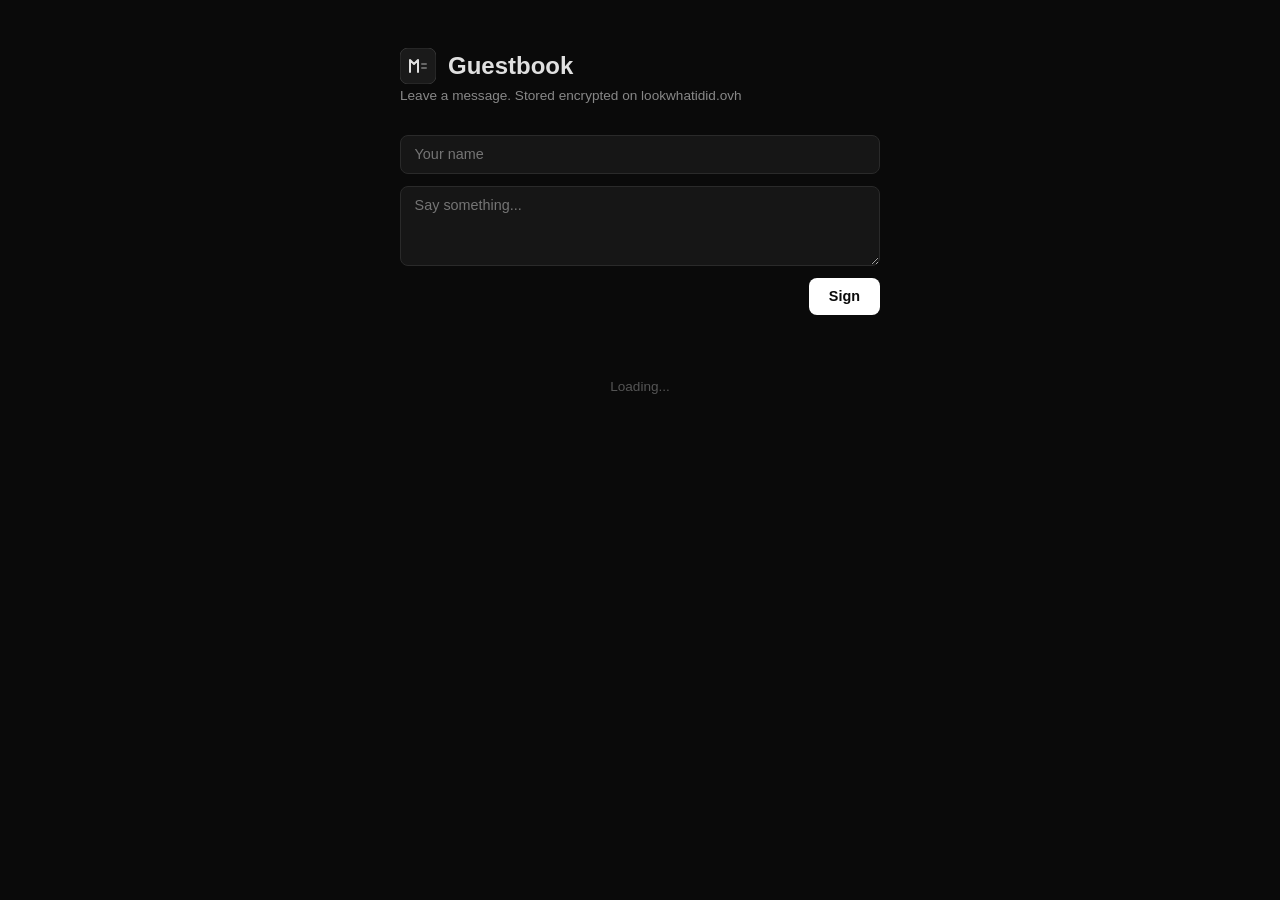
<file: examples/guestbook/index.html>
<!DOCTYPE html>
<html lang="en">
<head>
<meta charset="utf-8">
<meta name="viewport" content="width=device-width, initial-scale=1">
<title>Guestbook</title>
<link rel="stylesheet" href="css/style.css">
</head>
<body>

<div class="app">
  <div class="header">
    <img src="img/logo.svg" alt="Guestbook logo">
    <h1>Guestbook</h1>
  </div>
  <p class="subtitle">Leave a message. Stored encrypted on lookwhatidid.ovh</p>

  <div id="form">
    <input id="name" type="text" placeholder="Your name" maxlength="60">
    <textarea id="message" placeholder="Say something..." maxlength="500"></textarea>
    <button id="submit">Sign</button>
  </div>

  <div class="count" id="count"></div>
  <div class="entries" id="entries">
    <p class="empty">Loading...</p>
  </div>
</div>

<script type="module">
  const STORE_KEY = 'entries';

  // ── Helpers ────────────────────────────────────────────

  async function loadEntries() {
    return (await lwid.store.get(STORE_KEY)) || [];
  }

  async function saveEntries(entries) {
    await lwid.store.set(STORE_KEY, entries);
  }

  function timeAgo(ts) {
    const s = Math.floor((Date.now() - ts) / 1000);
    if (s < 60) return 'just now';
    if (s < 3600) return `${Math.floor(s / 60)}m ago`;
    if (s < 86400) return `${Math.floor(s / 3600)}h ago`;
    return `${Math.floor(s / 86400)}d ago`;
  }

  // ── Render ─────────────────────────────────────────────

  function render(entries) {
    const el = document.getElementById('entries');
    const countEl = document.getElementById('count');

    if (!entries.length) {
      el.innerHTML = '<p class="empty">No entries yet. Be the first!</p>';
      countEl.textContent = '';
      return;
    }

    countEl.textContent = `${entries.length} ${entries.length === 1 ? 'entry' : 'entries'}`;

    el.innerHTML = entries
      .slice()
      .reverse()
      .map(e => `
        <div class="entry">
          <div class="entry-header">
            <span class="entry-name">${esc(e.name)}</span>
            <span class="entry-time">${timeAgo(e.ts)}</span>
          </div>
          <div class="entry-msg">${esc(e.msg)}</div>
        </div>
      `).join('');
  }

  function esc(s) {
    const d = document.createElement('div');
    d.textContent = s;
    return d.innerHTML;
  }

  // ── Init ───────────────────────────────────────────────

  const entries = await loadEntries();
  render(entries);

  document.getElementById('submit').addEventListener('click', async () => {
    const btn = document.getElementById('submit');
    const nameEl = document.getElementById('name');
    const msgEl  = document.getElementById('message');

    const name = nameEl.value.trim();
    const msg  = msgEl.value.trim();
    if (!name || !msg) return;

    btn.disabled = true;
    btn.textContent = 'Saving...';

    try {
      entries.push({ name, msg, ts: Date.now() });
      await saveEntries(entries);
      render(entries);
      msgEl.value = '';
    } catch (err) {
      entries.pop();
      alert('Error: ' + err.message);
    } finally {
      btn.disabled = false;
      btn.textContent = 'Sign';
    }
  });
</script>

</body>
</html>
</file>
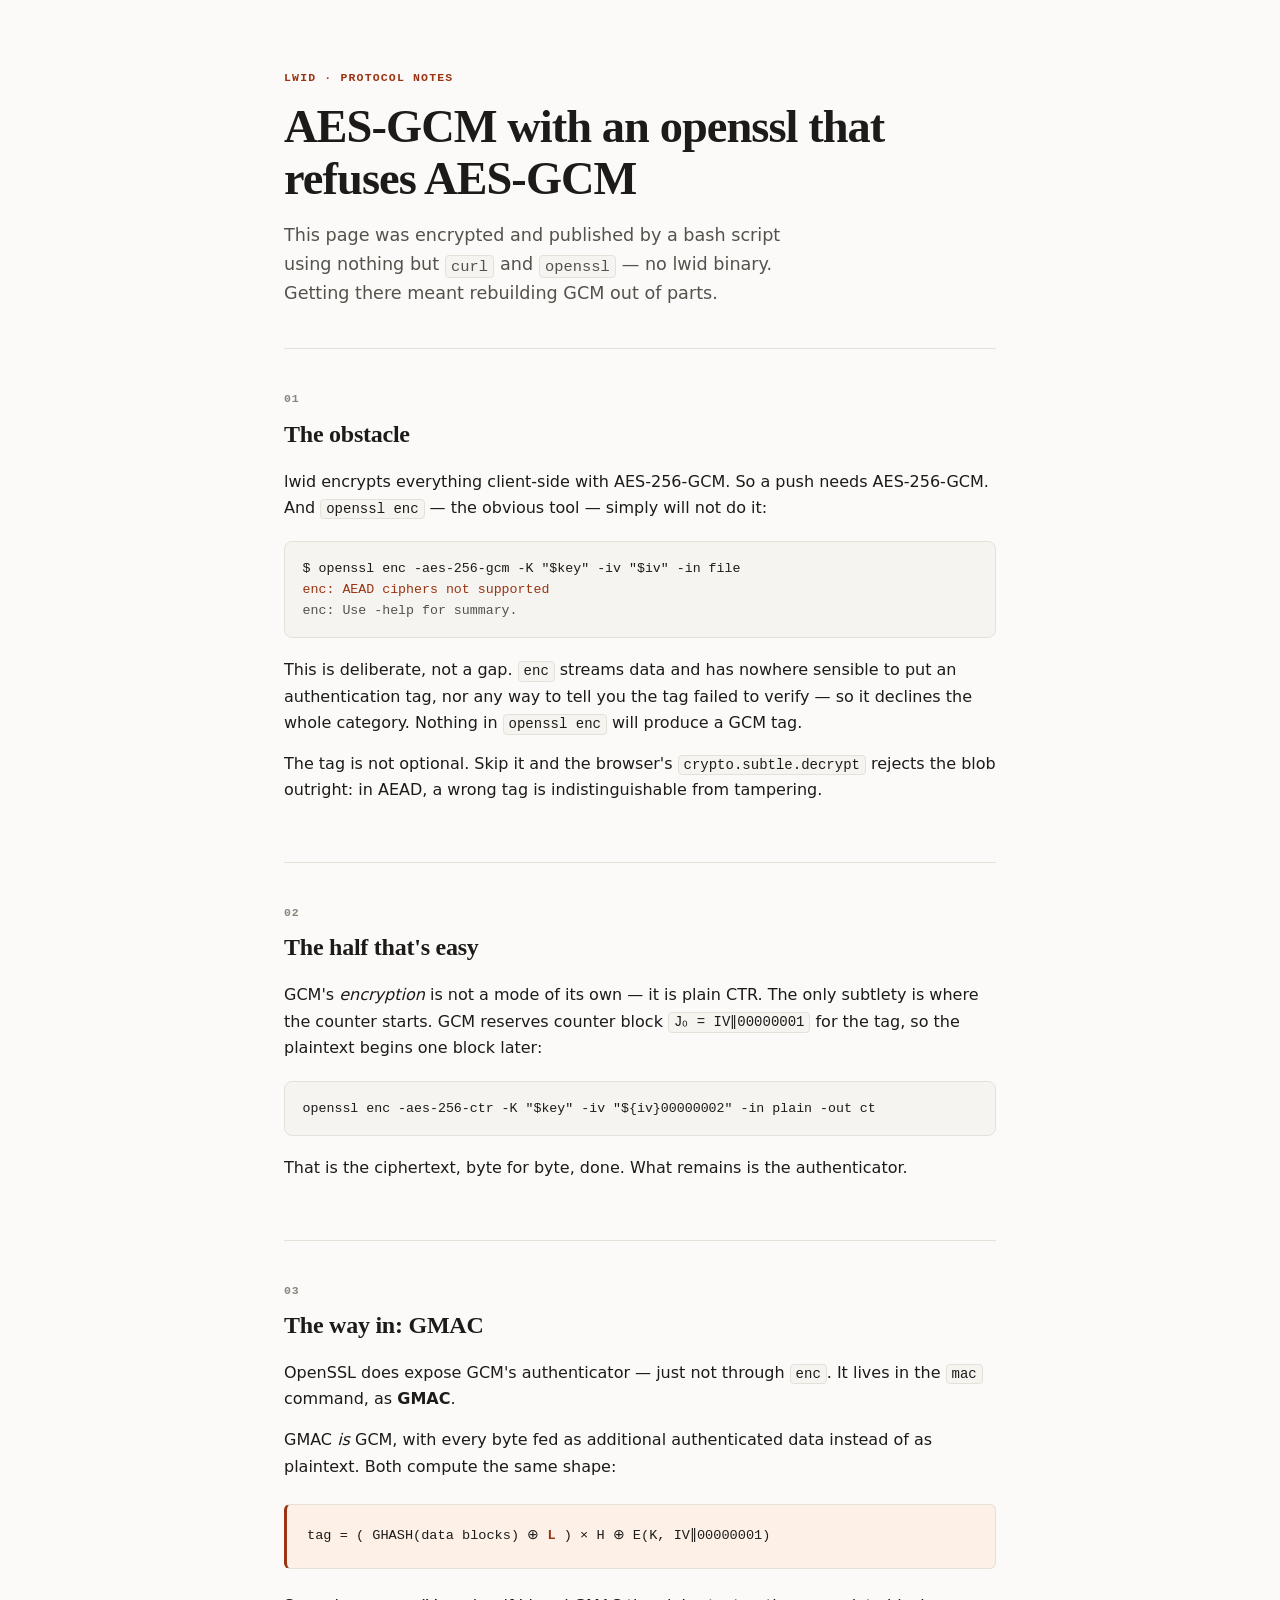
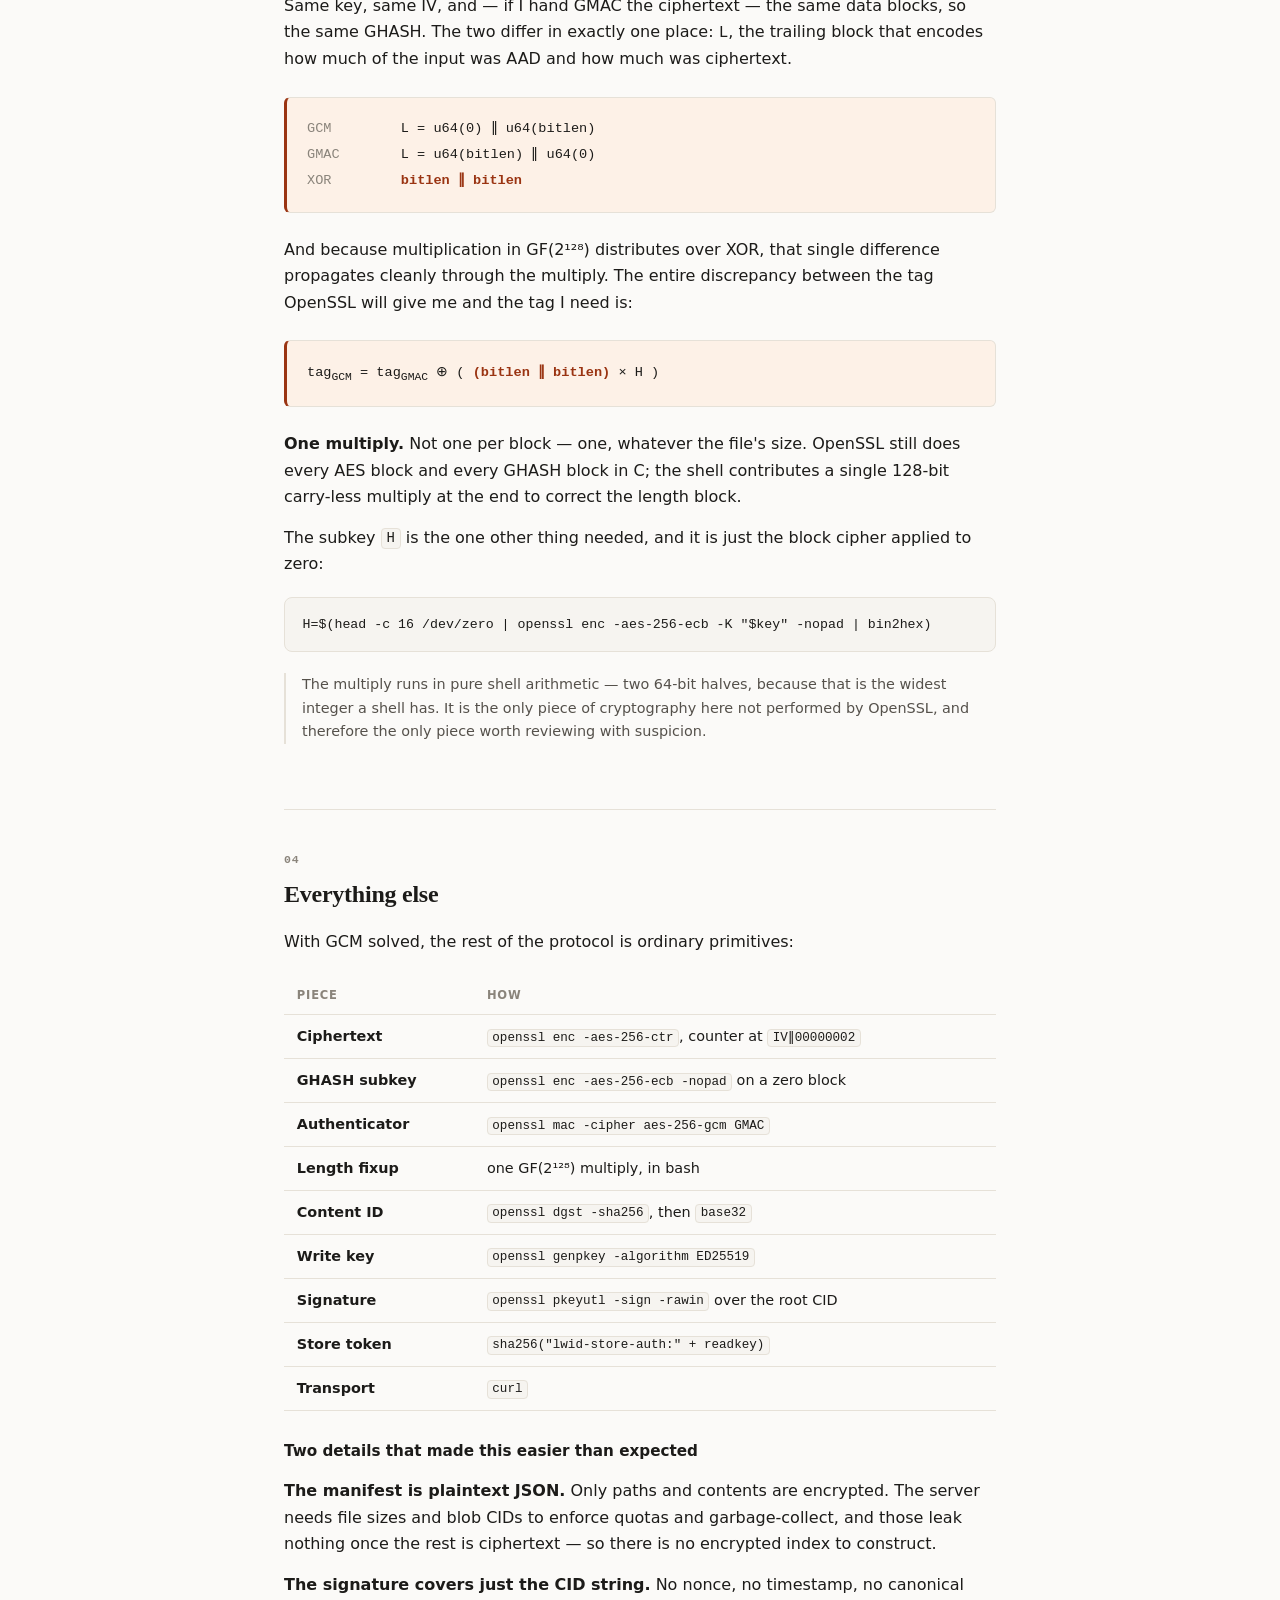
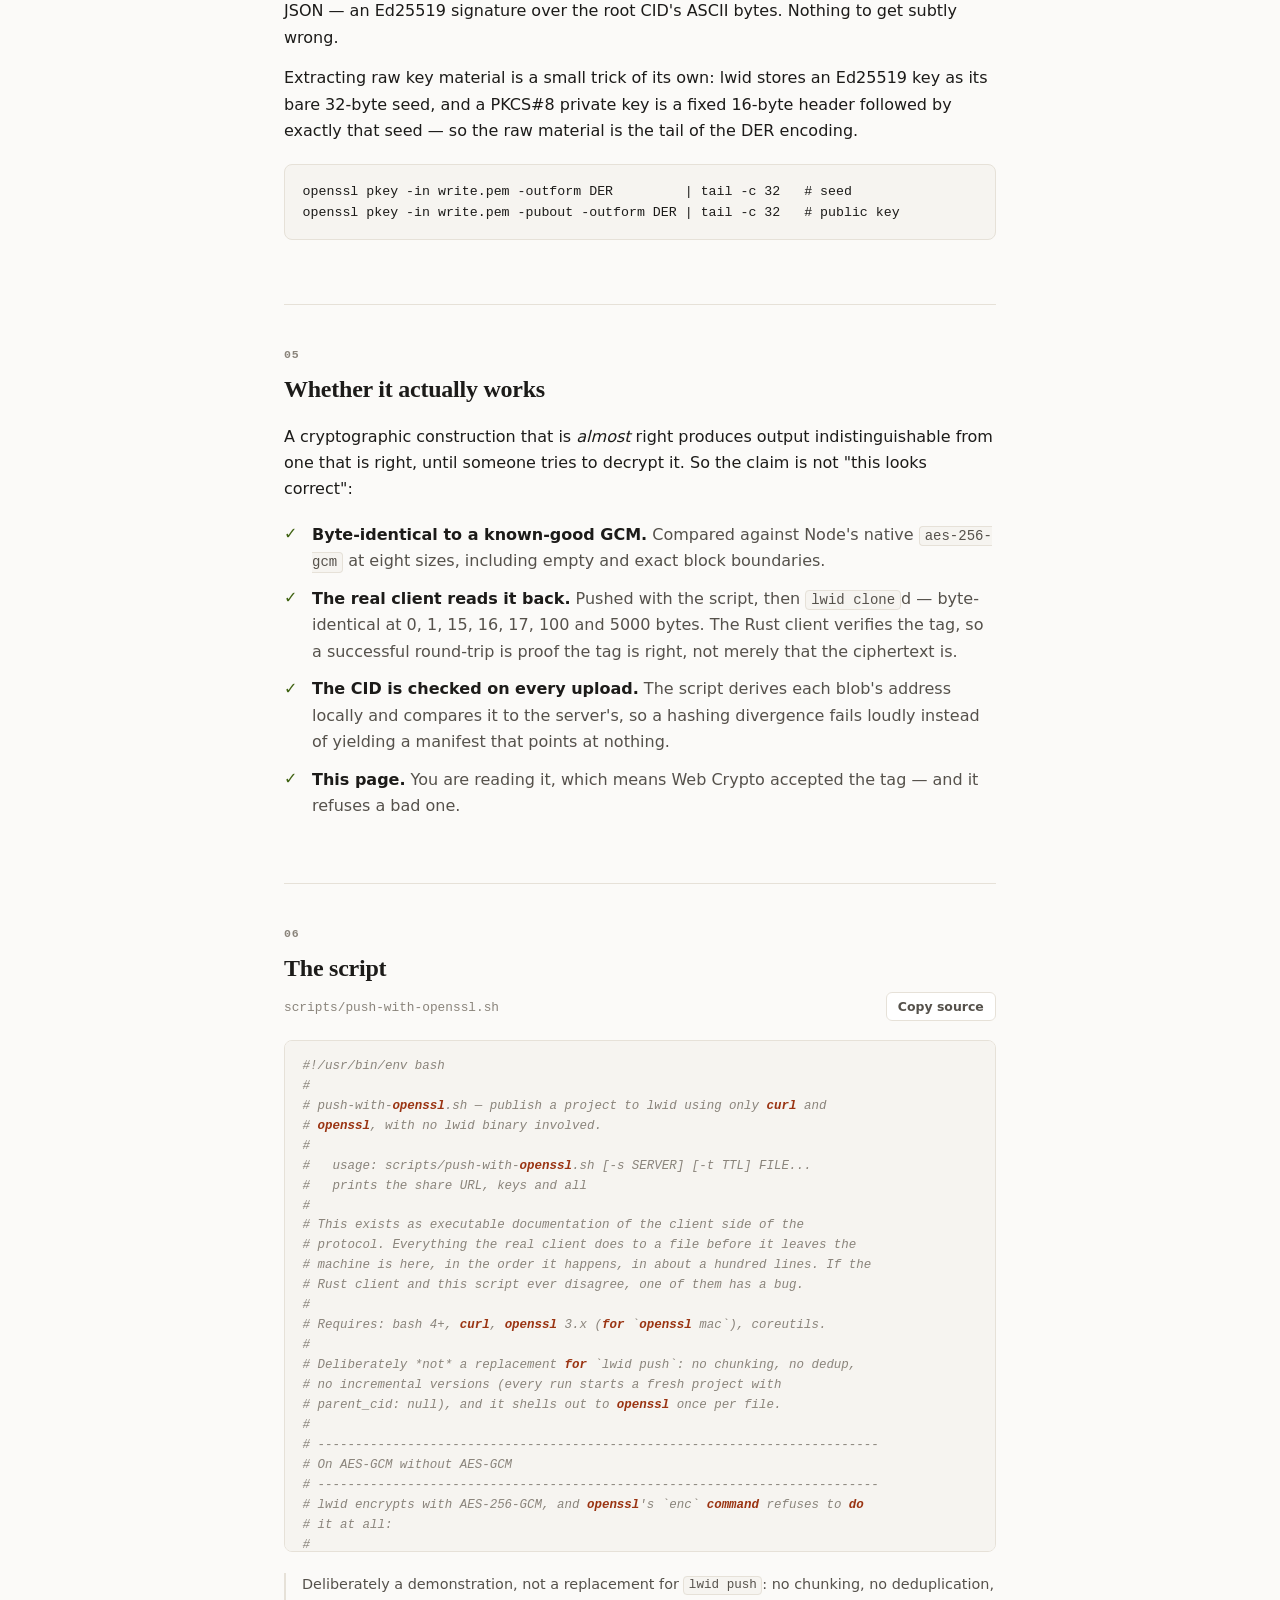
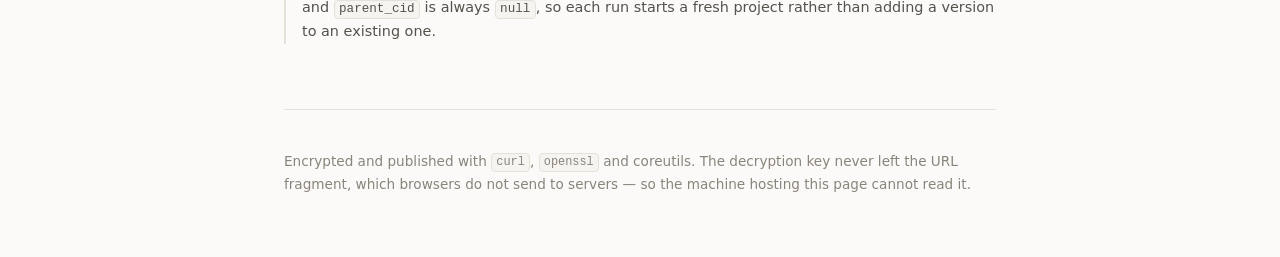
<file: examples/push-with-openssl/index.html>
<!doctype html>
<html lang="en">
<head>
<meta charset="utf-8">
<meta name="viewport" content="width=device-width, initial-scale=1">
<title>AES-GCM with an openssl that refuses AES-GCM</title>
<style>
  :root {
    --bg: #fbfaf8;
    --panel: #ffffff;
    --ink: #1c1b19;
    --ink-soft: #55514b;
    --ink-faint: #8a847b;
    --rule: #e6e1d8;
    --accent: #9a3412;
    --accent-soft: #fdf1e7;
    --code-bg: #f6f4f0;
    --ok: #3f6212;
    --mono: ui-monospace, SFMono-Regular, "SF Mono", Menlo, Consolas, monospace;
    --sans: ui-sans-serif, system-ui, -apple-system, "Segoe UI", Roboto, Helvetica, Arial, sans-serif;
    --serif: ui-serif, Georgia, Cambria, "Times New Roman", serif;
  }
  @media (prefers-color-scheme: dark) {
    :root:not([data-theme="light"]) {
      --bg: #171614;
      --panel: #1f1e1b;
      --ink: #eceae6;
      --ink-soft: #b4afa6;
      --ink-faint: #837d73;
      --rule: #302e2a;
      --accent: #f0a17a;
      --accent-soft: #2a201a;
      --code-bg: #131211;
      --ok: #a3c057;
    }
  }
  * { box-sizing: border-box; }
  html { -webkit-text-size-adjust: 100%; }
  body {
    margin: 0;
    background: var(--bg);
    color: var(--ink);
    font-family: var(--sans);
    font-size: 16px;
    line-height: 1.65;
    -webkit-font-smoothing: antialiased;
  }
  .wrap { max-width: 47rem; margin: 0 auto; padding: 0 20px; }

  /* ── Masthead ───────────────────────────────────────────── */
  header { padding-block: 4.5rem 2.5rem; border-bottom: 1px solid var(--rule); }
  .eyebrow {
    font: 600 0.72rem/1 var(--mono);
    letter-spacing: 0.1em;
    text-transform: uppercase;
    color: var(--accent);
    margin-bottom: 1.1rem;
  }
  h1 {
    font-family: var(--serif);
    font-size: clamp(1.9rem, 6vw, 2.9rem);
    line-height: 1.12;
    font-weight: 600;
    letter-spacing: -0.02em;
    margin: 0 0 1rem;
  }
  .standfirst { font-size: 1.1rem; color: var(--ink-soft); margin: 0; max-width: 34rem; }

  /* ── Sections ───────────────────────────────────────────── */
  section { padding-block: 2.75rem; border-bottom: 1px solid var(--rule); }
  section:last-of-type { border-bottom: 0; }
  h2 {
    font-family: var(--serif);
    font-size: 1.5rem;
    font-weight: 600;
    letter-spacing: -0.01em;
    margin: 0 0 0.25rem;
  }
  h2 .num {
    font: 600 0.72rem/1 var(--mono);
    color: var(--ink-faint);
    display: block;
    margin-bottom: 0.6rem;
    letter-spacing: 0.08em;
  }
  h3 { font-size: 0.95rem; font-weight: 650; margin: 1.75rem 0 0.5rem; }
  p { margin: 0.9rem 0; }
  a { color: var(--accent); text-underline-offset: 0.2em; }
  strong { font-weight: 650; }
  code {
    font-family: var(--mono);
    font-size: 0.875em;
    background: var(--code-bg);
    border: 1px solid var(--rule);
    border-radius: 4px;
    padding: 0.1em 0.35em;
  }

  /* ── Code blocks ────────────────────────────────────────── */
  pre {
    background: var(--code-bg);
    border: 1px solid var(--rule);
    border-radius: 8px;
    padding: 1rem 1.1rem;
    overflow-x: auto;
    margin: 1.2rem 0;
    font-size: 0.83rem;
    line-height: 1.6;
  }
  pre code { background: none; border: 0; padding: 0; font-size: inherit; }
  .term { color: var(--ink-soft); }
  .term .cmd { color: var(--ink); }
  .term .err { color: var(--accent); }

  /* ── The identity callout ───────────────────────────────── */
  .identity {
    background: var(--accent-soft);
    border: 1px solid var(--rule);
    border-left: 3px solid var(--accent);
    border-radius: 6px;
    padding: 1.15rem 1.25rem;
    margin: 1.5rem 0;
    font-family: var(--mono);
    font-size: 0.85rem;
    line-height: 1.9;
    overflow-x: auto;
  }
  .identity .lbl { color: var(--ink-faint); display: inline-block; min-width: 10.5ch; }
  .identity .hi { color: var(--accent); font-weight: 600; }

  /* ── Tables ─────────────────────────────────────────────── */
  .tw { overflow-x: auto; margin: 1.3rem 0; }
  table { border-collapse: collapse; width: 100%; font-size: 0.9rem; }
  th, td { text-align: left; padding: 0.6rem 0.8rem; border-bottom: 1px solid var(--rule); vertical-align: top; }
  th { font-size: 0.72rem; text-transform: uppercase; letter-spacing: 0.07em; color: var(--ink-faint); font-weight: 600; }
  td:first-child { white-space: nowrap; font-weight: 550; }
  td code { white-space: nowrap; }

  /* ── Verification list ──────────────────────────────────── */
  .checks { list-style: none; padding: 0; margin: 1.2rem 0; }
  .checks li {
    padding-left: 1.75rem;
    position: relative;
    margin-bottom: 0.7rem;
    color: var(--ink-soft);
  }
  .checks li::before {
    content: "✓";
    position: absolute;
    left: 0;
    top: -0.05em;
    color: var(--ok);
    font-weight: 700;
  }
  .checks b { color: var(--ink); font-weight: 600; }

  /* ── Source listing ─────────────────────────────────────── */
  .srchead {
    display: flex;
    align-items: baseline;
    justify-content: space-between;
    gap: 1rem;
    flex-wrap: wrap;
    margin-bottom: 0.75rem;
  }
  .srchead .path { font-family: var(--mono); font-size: 0.8rem; color: var(--ink-faint); }
  button.copy {
    font: 550 0.78rem var(--sans);
    color: var(--ink-soft);
    background: var(--panel);
    border: 1px solid var(--rule);
    border-radius: 6px;
    padding: 0.35rem 0.7rem;
    cursor: pointer;
  }
  button.copy:hover { color: var(--ink); border-color: var(--ink-faint); }
  #src { max-height: 32rem; overflow: auto; font-size: 0.78rem; }
  #src .c { color: var(--ink-faint); font-style: italic; }
  #src .s { color: var(--ok); }
  #src .k { color: var(--accent); font-weight: 600; }

  footer {
    padding-block: 2.5rem 4rem;
    color: var(--ink-faint);
    font-size: 0.85rem;
    border-top: 1px solid var(--rule);
  }
  .note {
    font-size: 0.9rem;
    color: var(--ink-soft);
    border-left: 2px solid var(--rule);
    padding-left: 1rem;
    margin: 1.3rem 0;
  }
</style>
</head>
<body>

<div class="wrap">

<header>
  <div class="eyebrow">lwid · protocol notes</div>
  <h1>AES-GCM with an openssl that refuses AES-GCM</h1>
  <p class="standfirst">
    This page was encrypted and published by a bash script using nothing but
    <code>curl</code> and <code>openssl</code> — no lwid binary. Getting there
    meant rebuilding GCM out of parts.
  </p>
</header>

<section>
  <h2><span class="num">01</span>The obstacle</h2>
  <p>
    lwid encrypts everything client-side with AES-256-GCM. So a push needs
    AES-256-GCM. And <code>openssl enc</code> — the obvious tool — simply
    will not do it:
  </p>
<pre class="term"><code><span class="cmd">$ openssl enc -aes-256-gcm -K "$key" -iv "$iv" -in file</span>
<span class="err">enc: AEAD ciphers not supported</span>
enc: Use -help for summary.</code></pre>
  <p>
    This is deliberate, not a gap. <code>enc</code> streams data and has
    nowhere sensible to put an authentication tag, nor any way to tell you
    the tag failed to verify — so it declines the whole category. Nothing in
    <code>openssl enc</code> will produce a GCM tag.
  </p>
  <p>
    The tag is not optional. Skip it and the browser's
    <code>crypto.subtle.decrypt</code> rejects the blob outright: in AEAD,
    a wrong tag is indistinguishable from tampering.
  </p>
</section>

<section>
  <h2><span class="num">02</span>The half that's easy</h2>
  <p>
    GCM's <em>encryption</em> is not a mode of its own — it is plain CTR.
    The only subtlety is where the counter starts. GCM reserves counter
    block <code>J₀ = IV‖00000001</code> for the tag, so the plaintext
    begins one block later:
  </p>
<pre><code>openssl enc -aes-256-ctr -K "$key" -iv "${iv}00000002" -in plain -out ct</code></pre>
  <p>
    That is the ciphertext, byte for byte, done. What remains is the
    authenticator.
  </p>
</section>

<section>
  <h2><span class="num">03</span>The way in: GMAC</h2>
  <p>
    OpenSSL does expose GCM's authenticator — just not through
    <code>enc</code>. It lives in the <code>mac</code> command, as
    <strong>GMAC</strong>.
  </p>
  <p>
    GMAC <em>is</em> GCM, with every byte fed as additional authenticated
    data instead of as plaintext. Both compute the same shape:
  </p>
  <div class="identity">
    tag = ( GHASH(data blocks) ⊕ <span class="hi">L</span> ) × H ⊕ E(K, IV‖00000001)
  </div>
  <p>
    Same key, same IV, and — if I hand GMAC the ciphertext — the same data
    blocks, so the same GHASH. The two differ in exactly one place:
    <span class="hi" style="font-family:var(--mono)">L</span>, the trailing
    block that encodes how much of the input was AAD and how much was
    ciphertext.
  </p>
  <div class="identity">
    <span class="lbl">GCM</span> L = u64(0) ‖ u64(bitlen)<br>
    <span class="lbl">GMAC</span> L = u64(bitlen) ‖ u64(0)<br>
    <span class="lbl">XOR</span> <span class="hi">bitlen ‖ bitlen</span>
  </div>
  <p>
    And because multiplication in GF(2¹²⁸) distributes over XOR, that single
    difference propagates cleanly through the multiply. The entire
    discrepancy between the tag OpenSSL will give me and the tag I need is:
  </p>
  <div class="identity">
    tag<sub>GCM</sub> = tag<sub>GMAC</sub> ⊕ ( <span class="hi">(bitlen ‖ bitlen)</span> × H )
  </div>
  <p>
    <strong>One multiply.</strong> Not one per block — one, whatever the
    file's size. OpenSSL still does every AES block and every GHASH block in
    C; the shell contributes a single 128-bit carry-less multiply at the end
    to correct the length block.
  </p>
  <p>
    The subkey <code>H</code> is the one other thing needed, and it is just
    the block cipher applied to zero:
  </p>
<pre><code>H=$(head -c 16 /dev/zero | openssl enc -aes-256-ecb -K "$key" -nopad | bin2hex)</code></pre>
  <div class="note">
    The multiply runs in pure shell arithmetic — two 64-bit halves, because
    that is the widest integer a shell has. It is the only piece of
    cryptography here not performed by OpenSSL, and therefore the only piece
    worth reviewing with suspicion.
  </div>
</section>

<section>
  <h2><span class="num">04</span>Everything else</h2>
  <p>
    With GCM solved, the rest of the protocol is ordinary primitives:
  </p>
  <div class="tw">
  <table>
    <thead><tr><th>Piece</th><th>How</th></tr></thead>
    <tbody>
      <tr><td>Ciphertext</td><td><code>openssl enc -aes-256-ctr</code>, counter at <code>IV‖00000002</code></td></tr>
      <tr><td>GHASH subkey</td><td><code>openssl enc -aes-256-ecb -nopad</code> on a zero block</td></tr>
      <tr><td>Authenticator</td><td><code>openssl mac -cipher aes-256-gcm GMAC</code></td></tr>
      <tr><td>Length fixup</td><td>one GF(2¹²⁸) multiply, in bash</td></tr>
      <tr><td>Content ID</td><td><code>openssl dgst -sha256</code>, then <code>base32</code></td></tr>
      <tr><td>Write key</td><td><code>openssl genpkey -algorithm ED25519</code></td></tr>
      <tr><td>Signature</td><td><code>openssl pkeyutl -sign -rawin</code> over the root CID</td></tr>
      <tr><td>Store token</td><td><code>sha256("lwid-store-auth:" + readkey)</code></td></tr>
      <tr><td>Transport</td><td><code>curl</code></td></tr>
    </tbody>
  </table>
  </div>

  <h3>Two details that made this easier than expected</h3>
  <p>
    <strong>The manifest is plaintext JSON.</strong> Only paths and contents
    are encrypted. The server needs file sizes and blob CIDs to enforce
    quotas and garbage-collect, and those leak nothing once the rest is
    ciphertext — so there is no encrypted index to construct.
  </p>
  <p>
    <strong>The signature covers just the CID string.</strong> No nonce, no
    timestamp, no canonical JSON — an Ed25519 signature over the root CID's
    ASCII bytes. Nothing to get subtly wrong.
  </p>
  <p>
    Extracting raw key material is a small trick of its own: lwid stores an
    Ed25519 key as its bare 32-byte seed, and a PKCS#8 private key is a
    fixed 16-byte header followed by exactly that seed — so the raw material
    is the tail of the DER encoding.
  </p>
<pre><code>openssl pkey -in write.pem -outform DER         | tail -c 32   <span class="c"># seed</span>
openssl pkey -in write.pem -pubout -outform DER | tail -c 32   <span class="c"># public key</span></code></pre>
</section>

<section>
  <h2><span class="num">05</span>Whether it actually works</h2>
  <p>
    A cryptographic construction that is <em>almost</em> right produces
    output indistinguishable from one that is right, until someone tries to
    decrypt it. So the claim is not "this looks correct":
  </p>
  <ul class="checks">
    <li><b>Byte-identical to a known-good GCM.</b> Compared against Node's
      native <code>aes-256-gcm</code> at eight sizes, including empty and
      exact block boundaries.</li>
    <li><b>The real client reads it back.</b> Pushed with the script, then
      <code>lwid clone</code>d — byte-identical at 0, 1, 15, 16, 17, 100 and
      5000 bytes. The Rust client verifies the tag, so a successful
      round-trip is proof the tag is right, not merely that the ciphertext
      is.</li>
    <li><b>The CID is checked on every upload.</b> The script derives each
      blob's address locally and compares it to the server's, so a hashing
      divergence fails loudly instead of yielding a manifest that points at
      nothing.</li>
    <li><b>This page.</b> You are reading it, which means Web Crypto
      accepted the tag — and it refuses a bad one.</li>
  </ul>
</section>

<section>
  <h2><span class="num">06</span>The script</h2>
  <div class="srchead">
    <span class="path">scripts/push-with-openssl.sh</span>
    <button class="copy" id="copy">Copy source</button>
  </div>
<pre id="src"><code><span class="c">#!/usr/bin/env bash</span>
<span class="c">#</span>
<span class="c"># push-with-<span class="k">openssl</span>.sh — publish a project to lwid using only <span class="k">curl</span> and</span>
<span class="c"># <span class="k">openssl</span>, with no lwid binary involved.</span>
<span class="c">#</span>
<span class="c">#   usage: scripts/push-with-<span class="k">openssl</span>.sh [-s SERVER] [-t TTL] FILE...</span>
<span class="c">#   prints the share URL, keys and all</span>
<span class="c">#</span>
<span class="c"># This exists as executable documentation of the client side of the</span>
<span class="c"># protocol. Everything the real client does to a file before it leaves the</span>
<span class="c"># machine is here, in the order it happens, in about a hundred lines. If the</span>
<span class="c"># Rust client and this script ever disagree, one of them has a bug.</span>
<span class="c">#</span>
<span class="c"># Requires: bash 4+, <span class="k">curl</span>, <span class="k">openssl</span> 3.x (<span class="k">for</span> `<span class="k">openssl</span> mac`), coreutils.</span>
<span class="c">#</span>
<span class="c"># Deliberately *not* a replacement <span class="k">for</span> `lwid push`: no chunking, no dedup,</span>
<span class="c"># no incremental versions (every run starts a fresh project with</span>
<span class="c"># parent_cid: null), and it shells out to <span class="k">openssl</span> once per file.</span>
<span class="c">#</span>
<span class="c"># ---------------------------------------------------------------------------</span>
<span class="c"># On AES-GCM without AES-GCM</span>
<span class="c"># ---------------------------------------------------------------------------</span>
<span class="c"># lwid encrypts with AES-256-GCM, and <span class="k">openssl</span>'s `enc` <span class="k">command</span> refuses to <span class="k">do</span></span>
<span class="c"># it at all:</span>
<span class="c">#</span>
<span class="c">#     $ <span class="k">openssl</span> enc -aes-256-gcm ...</span>
<span class="c">#     enc: AEAD ciphers not supported</span>
<span class="c">#</span>
<span class="c"># So GCM gets assembled from the pieces <span class="k">openssl</span> does expose. The ciphertext</span>
<span class="c"># is the easy half — GCM's encryption *is* CTR mode, starting at counter</span>
<span class="c"># IV||00000002 (block 1 is reserved <span class="k">for</span> the tag). The authentication tag is</span>
<span class="c"># the interesting half, and the way in is GMAC: GMAC is GCM with all the</span>
<span class="c"># data fed as additional authenticated data instead of as plaintext. Both</span>
<span class="c"># compute</span>
<span class="c">#</span>
<span class="c">#     tag = ((GHASH over the data blocks) xor L) * H  xor  E(K, IV||00000001)</span>
<span class="c">#</span>
<span class="c"># over identical data blocks, differing only in L, the trailing block</span>
<span class="c"># encoding the two input lengths:</span>
<span class="c">#</span>
<span class="c">#     GCM  (all plaintext): L = u64(0)        || u64(bitlen)</span>
<span class="c">#     GMAC (all AAD):       L = u64(bitlen)   || u64(0)</span>
<span class="c">#</span>
<span class="c"># Since multiplication in GF(2^128) distributes over xor, the whole</span>
<span class="c"># difference between the two tags is</span>
<span class="c">#</span>
<span class="c">#     (L_gcm xor L_gmac) * H  ==  (bitlen || bitlen) * H</span>
<span class="c">#</span>
<span class="c"># which is one multiply, regardless of how big the message is. <span class="k">openssl</span> still</span>
<span class="c"># does every AES block and every GHASH block; the shell does a single</span>
<span class="c"># 128-bit carry-less multiply at the end to correct the length block.</span>
<span class="c">#</span>
<span class="k">set</span> -euo pipefail

SERVER=${LWID_SERVER:-https://lookwhatidid.xyz}
TTL=7d

usage() {
  <span class="k">cat</span> &lt;&lt;EOF
usage: $0 [-s SERVER] [-t TTL] FILE...

Encrypt FILEs and publish them as an lwid project, using only <span class="k">curl</span> and
<span class="k">openssl</span>. Prints the share URL, with the read and write keys in the fragment.

  -s SERVER   server base URL (default \$LWID_SERVER, <span class="k">else</span> $SERVER)
  -t TTL      1h | 1d | 7d | 30d | 180d | 365d | never  (default $TTL)
EOF
}

<span class="k">while</span> getopts ':s:t:h' opt; <span class="k">do</span>
  <span class="k">case</span> $opt in
    s) SERVER=$OPTARG ;;
    t) TTL=$OPTARG ;;
    h) usage; <span class="k">exit</span> 0 ;;
    *) <span class="k">echo</span> "unknown option -$OPTARG (try -h)" &gt;&amp;2; <span class="k">exit</span> 2 ;;
  <span class="k">esac</span>
<span class="k">done</span>
<span class="k">shift</span> $((OPTIND - 1))
[ $# -gt 0 ] || { usage &gt;&amp;2; <span class="k">exit</span> 2; }

<span class="k">for</span> tool in <span class="k">curl</span> <span class="k">openssl</span> <span class="k">base32</span> <span class="k">od</span>; <span class="k">do</span>
  <span class="k">command</span> -v "$tool" &gt;/dev/null || { <span class="k">echo</span> "missing required tool: $tool" &gt;&amp;2; <span class="k">exit</span> 1; }
<span class="k">done</span>
<span class="k">openssl</span> list -mac-algorithms 2&gt;/dev/null | grep -q GMAC \
  || { <span class="k">echo</span> "this <span class="k">openssl</span> has no GMAC; need <span class="k">openssl</span> 3.x" &gt;&amp;2; <span class="k">exit</span> 1; }

<span class="c"># ---------------------------------------------------------------------------</span>
<span class="c"># Encoding helpers</span>
<span class="c"># ---------------------------------------------------------------------------</span>
b64std()  { <span class="k">openssl</span> base64 -A; }                              <span class="c"># -&gt; standard base64</span>
b64url()  { <span class="k">openssl</span> base64 -A | <span class="k">tr</span> '+/' '-_' | <span class="k">tr</span> -d '='; }   <span class="c"># -&gt; base64url, unpadded</span>
bin2hex() { <span class="k">od</span> -An -v -tx1 | <span class="k">tr</span> -d ' \n'; }
<span class="c"># Only ever used on a 12-byte IV and a 16-byte tag, so passing hex as an</span>
<span class="c"># argument is safe; file contents stay binary from end to end.</span>
hex2bin() { <span class="k">printf</span> '%b' "$(<span class="k">sed</span> 's/../\\x&amp;/g' &lt;&lt;&lt;"$1")"; }

<span class="c"># CID: multibase-base32lower("b") of CIDv1 || raw codec || sha2-256 multihash.</span>
<span class="c"># All four varints are single-byte, so the binary form is a fixed 4-byte</span>
<span class="c"># prefix followed by the digest — 36 bytes, which <span class="k">base32</span> renders in 58</span>
<span class="c"># characters with no padding.</span>
cid_of() {
  { <span class="k">printf</span> '\x01\x55\x12\x20'; <span class="k">openssl</span> dgst -sha256 -binary "$1"; } \
    | <span class="k">base32</span> -w0 | <span class="k">tr</span> -d '=' | <span class="k">tr</span> 'A-Z' 'a-z' | <span class="k">sed</span> 's/^/b/'
}

<span class="c"># ---------------------------------------------------------------------------</span>
<span class="c"># Multiplication in GF(2^128), GCM's bit convention (bit 0 is the MSB).</span>
<span class="c"># Operands and result are 32-char hex strings, held as two 64-bit halves</span>
<span class="c"># because that is the widest integer the shell has.</span>
<span class="c"># ---------------------------------------------------------------------------</span>
gf_mul() {
  <span class="k">local</span> xh=$((0x${1:0:16})) xl=$((0x${1:16:16}))
  <span class="k">local</span> vh=$((0x${2:0:16})) vl=$((0x${2:16:16}))
  <span class="k">local</span> zh=0 zl=0 i bit lsb
  <span class="k">for</span> ((i = 0; i &lt; 128; i++)); <span class="k">do</span>
    <span class="k">if</span> ((i &lt; 64)); <span class="k">then</span> bit=$(((xh &gt;&gt; (63 - i)) &amp; 1)); <span class="k">else</span> bit=$(((xl &gt;&gt; (127 - i)) &amp; 1)); <span class="k">fi</span>
    <span class="k">if</span> ((bit)); <span class="k">then</span> ((zh ^= vh, zl ^= vl)); <span class="k">fi</span>
    lsb=$((vl &amp; 1))
    <span class="c"># v &gt;&gt;= 1 across the full 128 bits. The mask turns the shell's</span>
    <span class="c"># arithmetic <span class="k">shift</span> into the logical one this needs.</span>
    vl=$((((vl &gt;&gt; 1) &amp; 0x7FFFFFFFFFFFFFFF) | ((vh &amp; 1) &lt;&lt; 63)))
    vh=$(((vh &gt;&gt; 1) &amp; 0x7FFFFFFFFFFFFFFF))
    <span class="c"># Reduce modulo the GCM polynomial when a 1 was shifted out.</span>
    <span class="k">if</span> ((lsb)); <span class="k">then</span> ((vh ^= 0xe100000000000000)); <span class="k">fi</span>
  <span class="k">done</span>
  <span class="k">printf</span> '%016x%016x' "$zh" "$zl"
}

<span class="c"># ---------------------------------------------------------------------------</span>
<span class="c"># AES-256-GCM. Writes iv || ciphertext || tag — exactly the blob layout lwid</span>
<span class="c"># stores, and what the browser hands to crypto.subtle.decrypt.</span>
<span class="c"># ---------------------------------------------------------------------------</span>
gcm_encrypt() {
  <span class="k">local</span> key_hex=$1 infile=$2 outfile=$3
  <span class="k">local</span> iv h tag_gmac bitlen lenblock fix tag ct="$TMP/.ct"

  iv=$(<span class="k">openssl</span> rand -hex 12)
  <span class="c"># GCM's counter starts one past J0 = iv||00000001.</span>
  <span class="k">openssl</span> enc -aes-256-ctr -K "$key_hex" -iv "${iv}00000002" -in "$infile" -out "$ct"
  <span class="c"># H, the GHASH subkey: the cipher applied to a zero block.</span>
  h=$(<span class="k">head</span> -c 16 /dev/zero | <span class="k">openssl</span> enc -aes-256-ecb -K "$key_hex" -nopad | bin2hex)
  <span class="c"># GMAC does all the per-block GHASH work over the ciphertext.</span>
  tag_gmac=$(<span class="k">openssl</span> mac -macopt "hexkey:$key_hex" -macopt "hexiv:$iv" \
    -cipher aes-256-gcm -in "$ct" GMAC | <span class="k">tr</span> 'A-Z' 'a-z')

  <span class="c"># Correct GMAC's length block into GCM's (see the header comment). CTR is a</span>
  <span class="c"># stream mode, so the ciphertext is exactly as long as the plaintext.</span>
  bitlen=$(( $(<span class="k">wc</span> -c &lt;"$ct") * 8 ))
  lenblock=$(<span class="k">printf</span> '%016x%016x' "$bitlen" "$bitlen")
  fix=$(gf_mul "$lenblock" "$h")
  tag=$(<span class="k">printf</span> '%016x%016x' \
    $(( 0x${tag_gmac:0:16} ^ 0x${fix:0:16} )) \
    $(( 0x${tag_gmac:16:16} ^ 0x${fix:16:16} )) )

  { hex2bin "$iv"; <span class="k">cat</span> "$ct"; hex2bin "$tag"; } &gt; "$outfile"
  <span class="k">rm</span> -f "$ct"
}

TMP=$(<span class="k">mktemp</span> -d); trap '<span class="k">rm</span> -rf "$TMP"' EXIT

<span class="c"># ---------------------------------------------------------------------------</span>
<span class="c"># Keys. Neither of these ever reaches the server: they travel in the URL</span>
<span class="c"># fragment, which browsers <span class="k">do</span> not send.</span>
<span class="c"># ---------------------------------------------------------------------------</span>
<span class="c"># Read key — the AES-256 key, shared with anyone given the link.</span>
<span class="k">openssl</span> rand 32 &gt; "$TMP/read.key"
READ_KEY_HEX=$(bin2hex &lt; "$TMP/read.key")
READ_KEY=$(b64url &lt; "$TMP/read.key")

<span class="c"># Write key — Ed25519. lwid keeps only the 32-byte seed; a PKCS#8 private key</span>
<span class="c"># is a fixed 16-byte header followed by exactly that seed, and an SPKI public</span>
<span class="c"># key a fixed 12-byte header followed by the 32-byte point, so the raw</span>
<span class="c"># material is just the tail of each DER encoding.</span>
<span class="k">openssl</span> genpkey -algorithm ED25519 -out "$TMP/write.pem" 2&gt;/dev/null
WRITE_KEY=$(<span class="k">openssl</span> pkey -in "$TMP/write.pem" -outform DER | tail -c 32 | b64url)
WRITE_PUBKEY=$(<span class="k">openssl</span> pkey -in "$TMP/write.pem" -pubout -outform DER | tail -c 32 | b64std)

<span class="c"># Store token — authenticates the per-project key/value store. Derived from</span>
<span class="c"># the read key so that holding the link is what grants access.</span>
STORE_TOKEN=$(<span class="k">printf</span> 'lwid-store-auth:%s' "$READ_KEY" | <span class="k">openssl</span> dgst -sha256 -binary | b64std)

json_field() { <span class="k">sed</span> -n "s/.*\"$1\":\"\([^\"]*\)\".*/\1/p"; }

<span class="c"># ---------------------------------------------------------------------------</span>
<span class="c"># 1. Create the project. The server learns the write public key (so it can</span>
<span class="c">#    verify later updates) and nothing <span class="k">else</span> of consequence.</span>
<span class="c"># ---------------------------------------------------------------------------</span>
PROJECT_ID=$(<span class="k">curl</span> -fsS -X POST "$SERVER/api/projects" \
  -H 'Content-Type: application/json' \
  -d "$(<span class="k">printf</span> '{"write_pubkey":"%s","ttl":"%s","store_token":"%s","client_version":"push-with-<span class="k">openssl</span>"}' \
        "$WRITE_PUBKEY" "$TTL" "$STORE_TOKEN")" | json_field project_id)
[ -n "$PROJECT_ID" ] || { <span class="k">echo</span> "could not create project on $SERVER" &gt;&amp;2; <span class="k">exit</span> 1; }

<span class="c"># ---------------------------------------------------------------------------</span>
<span class="c"># 2. Encrypt and upload each file. Both the contents and the path are</span>
<span class="c">#    ciphertext; only the size stays visible.</span>
<span class="c"># ---------------------------------------------------------------------------</span>
ENTRIES=""
<span class="k">for</span> f in "$@"; <span class="k">do</span>
  [ -f "$f" ] || { <span class="k">echo</span> "not a file: $f" &gt;&amp;2; <span class="k">exit</span> 1; }
  rel=${f#./}

  gcm_encrypt "$READ_KEY_HEX" "$f" "$TMP/blob.bin"
  blob_cid=$(<span class="k">curl</span> -fsS -X POST "$SERVER/api/blobs" \
    -H 'Content-Type: application/octet-stream' \
    --data-binary "@$TMP/blob.bin" | json_field cid)

  <span class="c"># The CID is a pure <span class="k">function</span> of the bytes, so both sides must derive the</span>
  <span class="c"># same one. Checking it here turns a silent broken manifest into an error.</span>
  local_cid=$(cid_of "$TMP/blob.bin")
  [ "$blob_cid" = "$local_cid" ] \
    || { <span class="k">echo</span> "CID mismatch <span class="k">for</span> $rel: server $blob_cid, <span class="k">local</span> $local_cid" &gt;&amp;2; <span class="k">exit</span> 1; }

  <span class="k">printf</span> '%s' "$rel" &gt; "$TMP/path.txt"
  gcm_encrypt "$READ_KEY_HEX" "$TMP/path.txt" "$TMP/path.enc"
  enc_path=$(b64url &lt; "$TMP/path.enc")

  ENTRIES="${ENTRIES:+$ENTRIES,}$(<span class="k">printf</span> '{"path":"%s","cid":"%s","size":%s}' \
    "$enc_path" "$blob_cid" "$(<span class="k">wc</span> -c &lt;"$f" | <span class="k">tr</span> -d ' ')")"
  <span class="k">echo</span> "  encrypted $rel -&gt; $blob_cid" &gt;&amp;2
<span class="k">done</span>

<span class="c"># ---------------------------------------------------------------------------</span>
<span class="c"># 3. The manifest ties the version together. It is stored as plaintext JSON</span>
<span class="c">#    on purpose: the server needs the sizes and blob CIDs to enforce quotas</span>
<span class="c">#    and garbage-collect, and those leak nothing once paths and contents are</span>
<span class="c">#    encrypted. Schema 100 is what marks the paths as encrypted.</span>
<span class="c"># ---------------------------------------------------------------------------</span>
<span class="k">printf</span> '{"version":100,"parent_cid":null,"timestamp":"%s","files":[%s]}' \
  "$(<span class="k">date</span> -u +%Y-%m-%dT%H:%M:%SZ)" "$ENTRIES" &gt; "$TMP/manifest.json"
ROOT_CID=$(<span class="k">curl</span> -fsS -X POST "$SERVER/api/blobs" \
  -H 'Content-Type: application/octet-stream' \
  --data-binary "@$TMP/manifest.json" | json_field cid)

<span class="c"># ---------------------------------------------------------------------------</span>
<span class="c"># 4. Publish it, signing the root CID with the write key. The signature is</span>
<span class="c">#    over the CID's ASCII bytes and nothing <span class="k">else</span> — no nonce, no timestamp —</span>
<span class="c">#    so there is no canonical form to get wrong.</span>
<span class="c"># ---------------------------------------------------------------------------</span>
<span class="k">printf</span> '%s' "$ROOT_CID" &gt; "$TMP/root.cid"
<span class="c"># -rawin insists on a seekable input: Ed25519 signs in one shot, so <span class="k">openssl</span></span>
<span class="c"># wants the length up front and will not read a pipe.</span>
SIG=$(<span class="k">openssl</span> pkeyutl -sign -inkey "$TMP/write.pem" -rawin -in "$TMP/root.cid" | b64std)
<span class="k">curl</span> -fsS -o /dev/null -X PUT "$SERVER/api/projects/$PROJECT_ID/root" \
  -H 'Content-Type: application/json' \
  -d "$(<span class="k">printf</span> '{"root_cid":"%s","signature":"%s"}' "$ROOT_CID" "$SIG")"

<span class="k">printf</span> '%s/p/%s#%s:%s\n' "$SERVER" "$PROJECT_ID" "$READ_KEY" "$WRITE_KEY"
</code></pre>
  <div class="note">
    Deliberately a demonstration, not a replacement for <code>lwid push</code>:
    no chunking, no deduplication, and <code>parent_cid</code> is always
    <code>null</code>, so each run starts a fresh project rather than adding
    a version to an existing one.
  </div>
</section>

<footer>
  Encrypted and published with <code>curl</code>, <code>openssl</code> and
  coreutils. The decryption key never left the URL fragment, which browsers
  do not send to servers — so the machine hosting this page cannot read it.
</footer>

</div>

<script>
(function () {
  var btn = document.getElementById('copy');
  var src = document.getElementById('src');
  btn.addEventListener('click', function () {
    var text = src.innerText;
    var done = function (ok) {
      btn.textContent = ok ? 'Copied' : 'Select and copy';
      setTimeout(function () { btn.textContent = 'Copy source'; }, 1800);
    };
    if (navigator.clipboard && navigator.clipboard.writeText) {
      navigator.clipboard.writeText(text).then(function () { done(true); }, function () { done(false); });
    } else {
      done(false);
    }
  });
})();
</script>

</body>
</html>
</file>
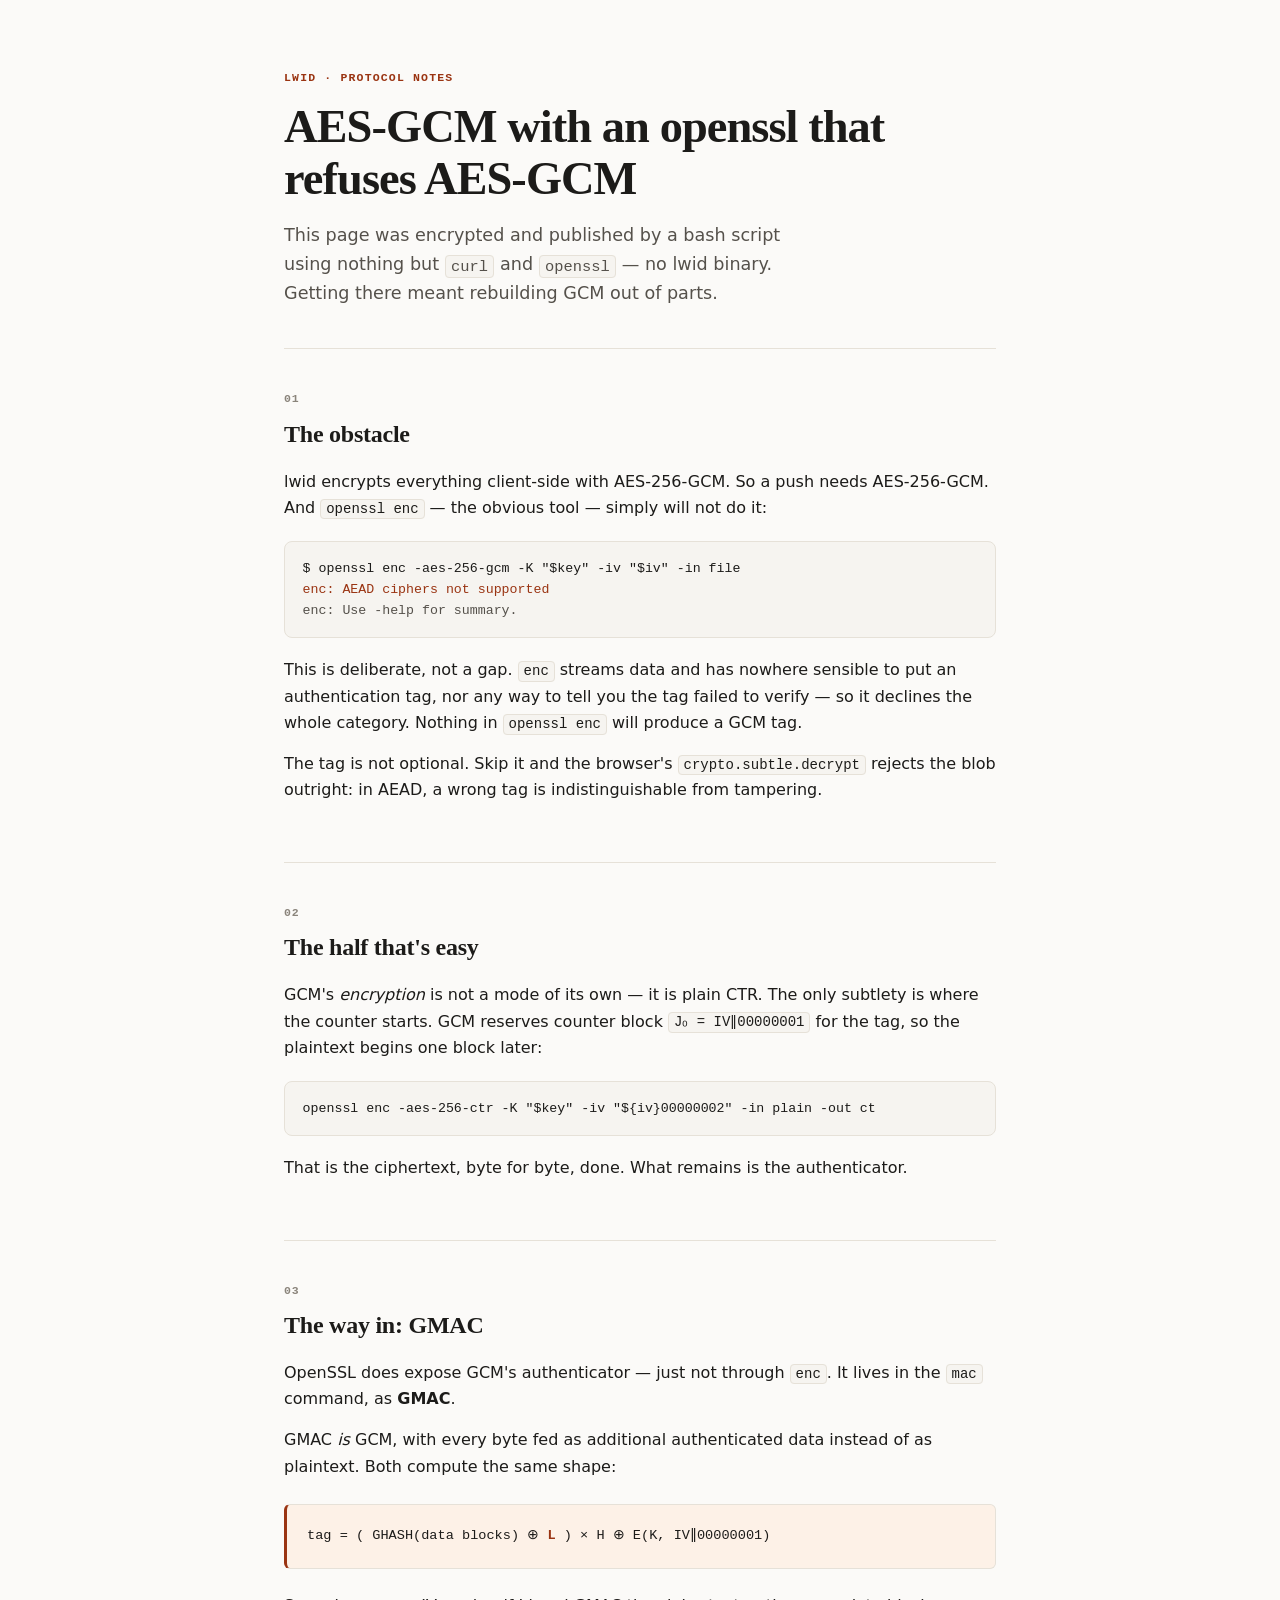
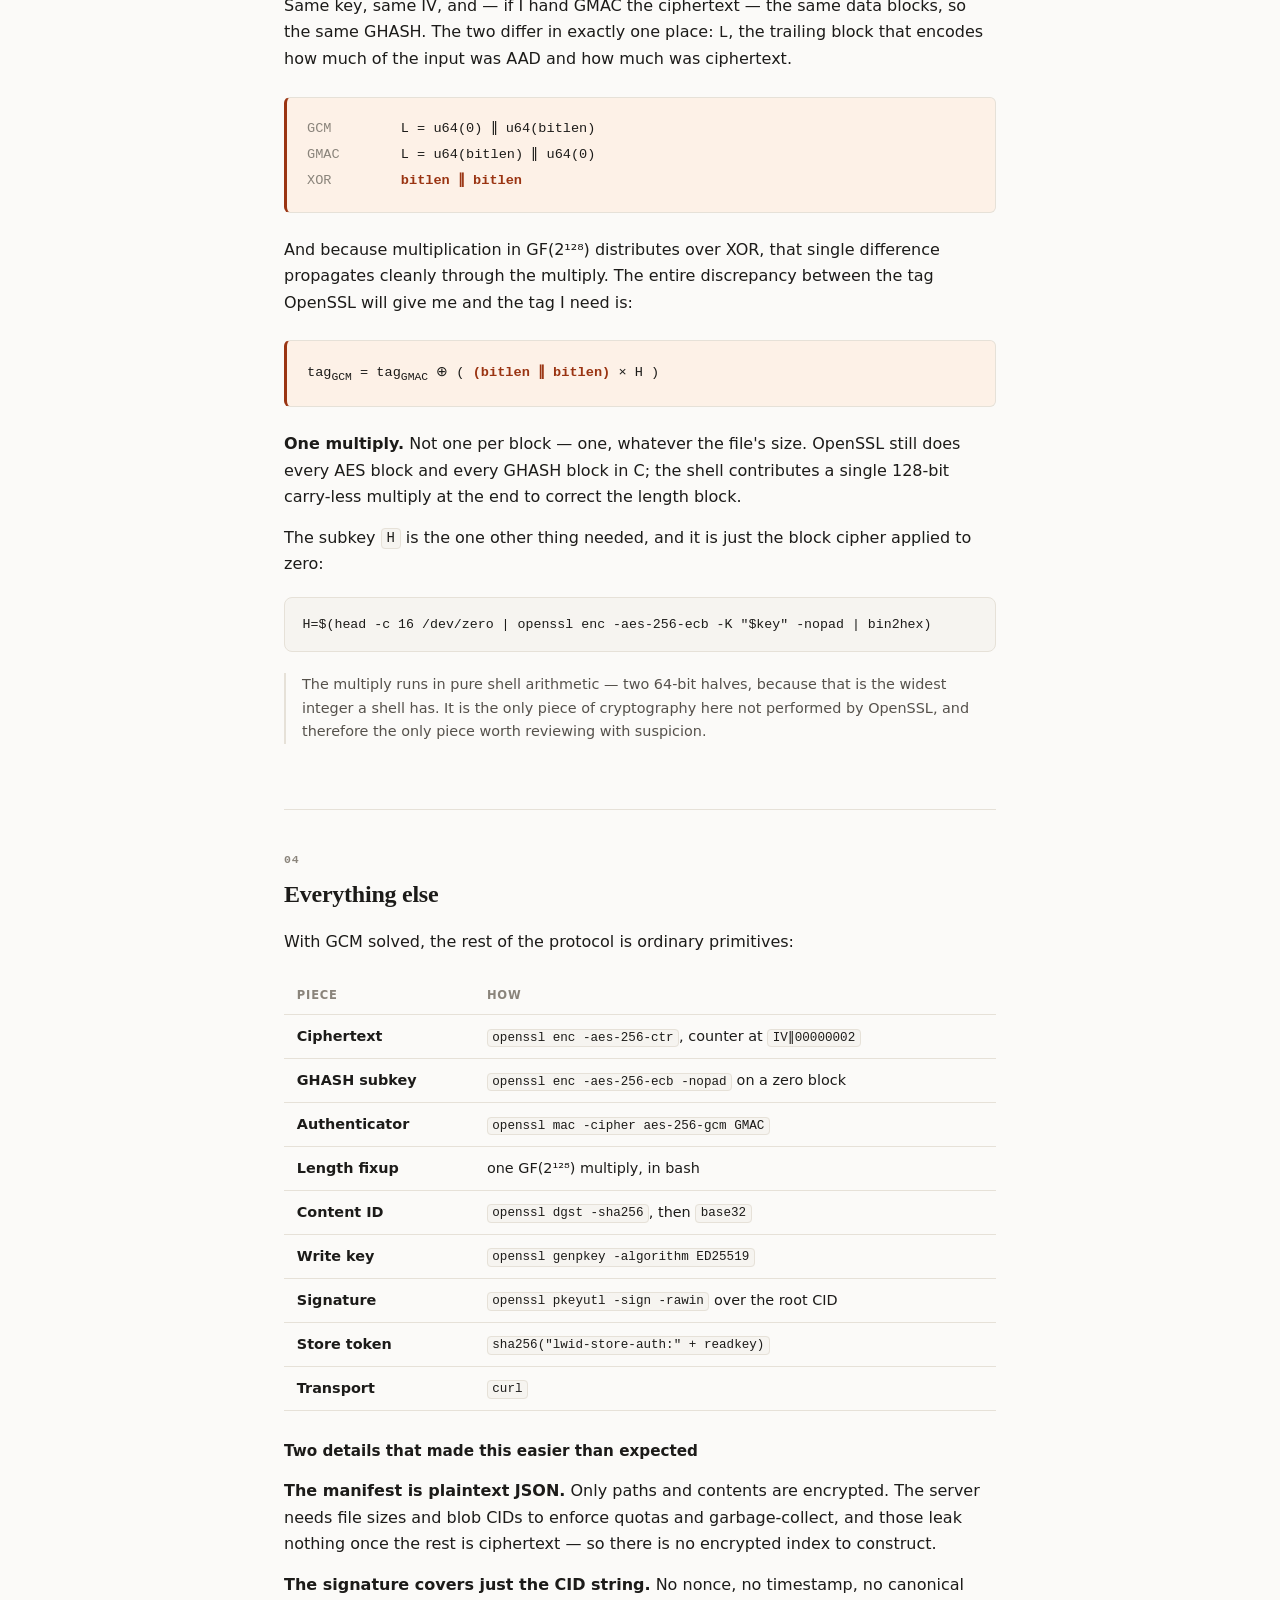
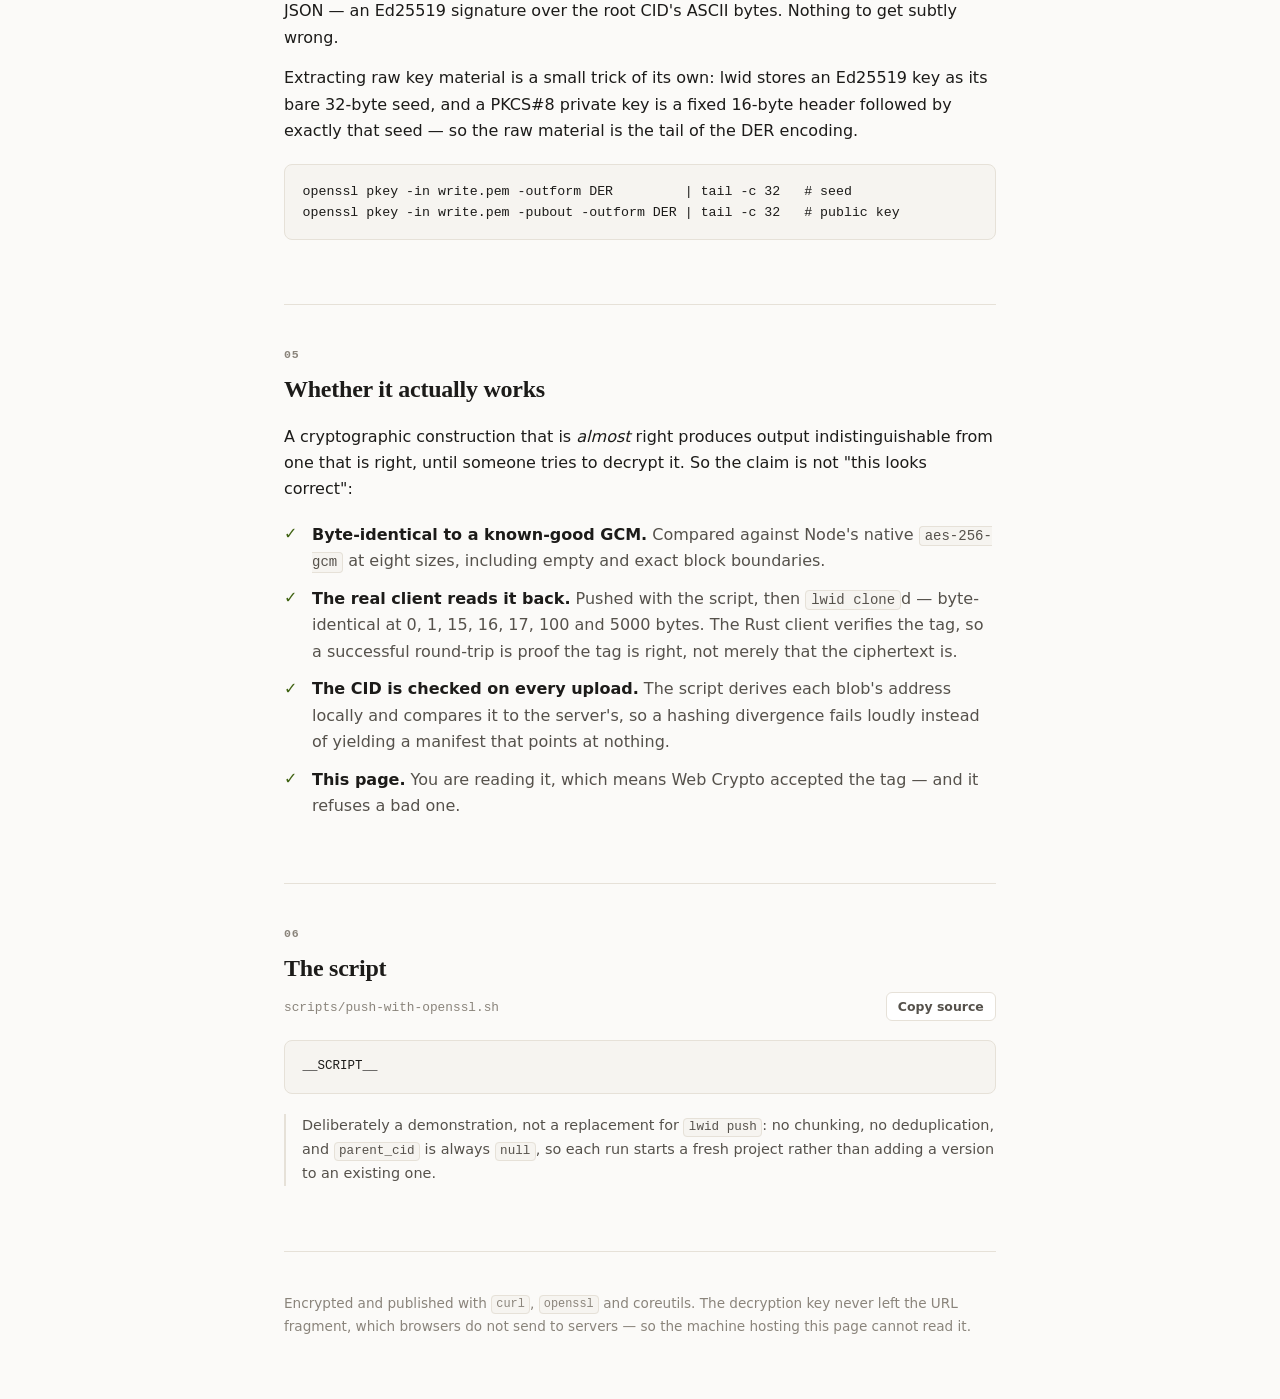
<file: examples/push-with-openssl/template.html>
<!doctype html>
<html lang="en">
<head>
<meta charset="utf-8">
<meta name="viewport" content="width=device-width, initial-scale=1">
<title>AES-GCM with an openssl that refuses AES-GCM</title>
<style>
  :root {
    --bg: #fbfaf8;
    --panel: #ffffff;
    --ink: #1c1b19;
    --ink-soft: #55514b;
    --ink-faint: #8a847b;
    --rule: #e6e1d8;
    --accent: #9a3412;
    --accent-soft: #fdf1e7;
    --code-bg: #f6f4f0;
    --ok: #3f6212;
    --mono: ui-monospace, SFMono-Regular, "SF Mono", Menlo, Consolas, monospace;
    --sans: ui-sans-serif, system-ui, -apple-system, "Segoe UI", Roboto, Helvetica, Arial, sans-serif;
    --serif: ui-serif, Georgia, Cambria, "Times New Roman", serif;
  }
  @media (prefers-color-scheme: dark) {
    :root:not([data-theme="light"]) {
      --bg: #171614;
      --panel: #1f1e1b;
      --ink: #eceae6;
      --ink-soft: #b4afa6;
      --ink-faint: #837d73;
      --rule: #302e2a;
      --accent: #f0a17a;
      --accent-soft: #2a201a;
      --code-bg: #131211;
      --ok: #a3c057;
    }
  }
  * { box-sizing: border-box; }
  html { -webkit-text-size-adjust: 100%; }
  body {
    margin: 0;
    background: var(--bg);
    color: var(--ink);
    font-family: var(--sans);
    font-size: 16px;
    line-height: 1.65;
    -webkit-font-smoothing: antialiased;
  }
  .wrap { max-width: 47rem; margin: 0 auto; padding: 0 20px; }

  /* ── Masthead ───────────────────────────────────────────── */
  header { padding-block: 4.5rem 2.5rem; border-bottom: 1px solid var(--rule); }
  .eyebrow {
    font: 600 0.72rem/1 var(--mono);
    letter-spacing: 0.1em;
    text-transform: uppercase;
    color: var(--accent);
    margin-bottom: 1.1rem;
  }
  h1 {
    font-family: var(--serif);
    font-size: clamp(1.9rem, 6vw, 2.9rem);
    line-height: 1.12;
    font-weight: 600;
    letter-spacing: -0.02em;
    margin: 0 0 1rem;
  }
  .standfirst { font-size: 1.1rem; color: var(--ink-soft); margin: 0; max-width: 34rem; }

  /* ── Sections ───────────────────────────────────────────── */
  section { padding-block: 2.75rem; border-bottom: 1px solid var(--rule); }
  section:last-of-type { border-bottom: 0; }
  h2 {
    font-family: var(--serif);
    font-size: 1.5rem;
    font-weight: 600;
    letter-spacing: -0.01em;
    margin: 0 0 0.25rem;
  }
  h2 .num {
    font: 600 0.72rem/1 var(--mono);
    color: var(--ink-faint);
    display: block;
    margin-bottom: 0.6rem;
    letter-spacing: 0.08em;
  }
  h3 { font-size: 0.95rem; font-weight: 650; margin: 1.75rem 0 0.5rem; }
  p { margin: 0.9rem 0; }
  a { color: var(--accent); text-underline-offset: 0.2em; }
  strong { font-weight: 650; }
  code {
    font-family: var(--mono);
    font-size: 0.875em;
    background: var(--code-bg);
    border: 1px solid var(--rule);
    border-radius: 4px;
    padding: 0.1em 0.35em;
  }

  /* ── Code blocks ────────────────────────────────────────── */
  pre {
    background: var(--code-bg);
    border: 1px solid var(--rule);
    border-radius: 8px;
    padding: 1rem 1.1rem;
    overflow-x: auto;
    margin: 1.2rem 0;
    font-size: 0.83rem;
    line-height: 1.6;
  }
  pre code { background: none; border: 0; padding: 0; font-size: inherit; }
  .term { color: var(--ink-soft); }
  .term .cmd { color: var(--ink); }
  .term .err { color: var(--accent); }

  /* ── The identity callout ───────────────────────────────── */
  .identity {
    background: var(--accent-soft);
    border: 1px solid var(--rule);
    border-left: 3px solid var(--accent);
    border-radius: 6px;
    padding: 1.15rem 1.25rem;
    margin: 1.5rem 0;
    font-family: var(--mono);
    font-size: 0.85rem;
    line-height: 1.9;
    overflow-x: auto;
  }
  .identity .lbl { color: var(--ink-faint); display: inline-block; min-width: 10.5ch; }
  .identity .hi { color: var(--accent); font-weight: 600; }

  /* ── Tables ─────────────────────────────────────────────── */
  .tw { overflow-x: auto; margin: 1.3rem 0; }
  table { border-collapse: collapse; width: 100%; font-size: 0.9rem; }
  th, td { text-align: left; padding: 0.6rem 0.8rem; border-bottom: 1px solid var(--rule); vertical-align: top; }
  th { font-size: 0.72rem; text-transform: uppercase; letter-spacing: 0.07em; color: var(--ink-faint); font-weight: 600; }
  td:first-child { white-space: nowrap; font-weight: 550; }
  td code { white-space: nowrap; }

  /* ── Verification list ──────────────────────────────────── */
  .checks { list-style: none; padding: 0; margin: 1.2rem 0; }
  .checks li {
    padding-left: 1.75rem;
    position: relative;
    margin-bottom: 0.7rem;
    color: var(--ink-soft);
  }
  .checks li::before {
    content: "✓";
    position: absolute;
    left: 0;
    top: -0.05em;
    color: var(--ok);
    font-weight: 700;
  }
  .checks b { color: var(--ink); font-weight: 600; }

  /* ── Source listing ─────────────────────────────────────── */
  .srchead {
    display: flex;
    align-items: baseline;
    justify-content: space-between;
    gap: 1rem;
    flex-wrap: wrap;
    margin-bottom: 0.75rem;
  }
  .srchead .path { font-family: var(--mono); font-size: 0.8rem; color: var(--ink-faint); }
  button.copy {
    font: 550 0.78rem var(--sans);
    color: var(--ink-soft);
    background: var(--panel);
    border: 1px solid var(--rule);
    border-radius: 6px;
    padding: 0.35rem 0.7rem;
    cursor: pointer;
  }
  button.copy:hover { color: var(--ink); border-color: var(--ink-faint); }
  #src { max-height: 32rem; overflow: auto; font-size: 0.78rem; }
  #src .c { color: var(--ink-faint); font-style: italic; }
  #src .s { color: var(--ok); }
  #src .k { color: var(--accent); font-weight: 600; }

  footer {
    padding-block: 2.5rem 4rem;
    color: var(--ink-faint);
    font-size: 0.85rem;
    border-top: 1px solid var(--rule);
  }
  .note {
    font-size: 0.9rem;
    color: var(--ink-soft);
    border-left: 2px solid var(--rule);
    padding-left: 1rem;
    margin: 1.3rem 0;
  }
</style>
</head>
<body>

<div class="wrap">

<header>
  <div class="eyebrow">lwid · protocol notes</div>
  <h1>AES-GCM with an openssl that refuses AES-GCM</h1>
  <p class="standfirst">
    This page was encrypted and published by a bash script using nothing but
    <code>curl</code> and <code>openssl</code> — no lwid binary. Getting there
    meant rebuilding GCM out of parts.
  </p>
</header>

<section>
  <h2><span class="num">01</span>The obstacle</h2>
  <p>
    lwid encrypts everything client-side with AES-256-GCM. So a push needs
    AES-256-GCM. And <code>openssl enc</code> — the obvious tool — simply
    will not do it:
  </p>
<pre class="term"><code><span class="cmd">$ openssl enc -aes-256-gcm -K "$key" -iv "$iv" -in file</span>
<span class="err">enc: AEAD ciphers not supported</span>
enc: Use -help for summary.</code></pre>
  <p>
    This is deliberate, not a gap. <code>enc</code> streams data and has
    nowhere sensible to put an authentication tag, nor any way to tell you
    the tag failed to verify — so it declines the whole category. Nothing in
    <code>openssl enc</code> will produce a GCM tag.
  </p>
  <p>
    The tag is not optional. Skip it and the browser's
    <code>crypto.subtle.decrypt</code> rejects the blob outright: in AEAD,
    a wrong tag is indistinguishable from tampering.
  </p>
</section>

<section>
  <h2><span class="num">02</span>The half that's easy</h2>
  <p>
    GCM's <em>encryption</em> is not a mode of its own — it is plain CTR.
    The only subtlety is where the counter starts. GCM reserves counter
    block <code>J₀ = IV‖00000001</code> for the tag, so the plaintext
    begins one block later:
  </p>
<pre><code>openssl enc -aes-256-ctr -K "$key" -iv "${iv}00000002" -in plain -out ct</code></pre>
  <p>
    That is the ciphertext, byte for byte, done. What remains is the
    authenticator.
  </p>
</section>

<section>
  <h2><span class="num">03</span>The way in: GMAC</h2>
  <p>
    OpenSSL does expose GCM's authenticator — just not through
    <code>enc</code>. It lives in the <code>mac</code> command, as
    <strong>GMAC</strong>.
  </p>
  <p>
    GMAC <em>is</em> GCM, with every byte fed as additional authenticated
    data instead of as plaintext. Both compute the same shape:
  </p>
  <div class="identity">
    tag = ( GHASH(data blocks) ⊕ <span class="hi">L</span> ) × H ⊕ E(K, IV‖00000001)
  </div>
  <p>
    Same key, same IV, and — if I hand GMAC the ciphertext — the same data
    blocks, so the same GHASH. The two differ in exactly one place:
    <span class="hi" style="font-family:var(--mono)">L</span>, the trailing
    block that encodes how much of the input was AAD and how much was
    ciphertext.
  </p>
  <div class="identity">
    <span class="lbl">GCM</span> L = u64(0) ‖ u64(bitlen)<br>
    <span class="lbl">GMAC</span> L = u64(bitlen) ‖ u64(0)<br>
    <span class="lbl">XOR</span> <span class="hi">bitlen ‖ bitlen</span>
  </div>
  <p>
    And because multiplication in GF(2¹²⁸) distributes over XOR, that single
    difference propagates cleanly through the multiply. The entire
    discrepancy between the tag OpenSSL will give me and the tag I need is:
  </p>
  <div class="identity">
    tag<sub>GCM</sub> = tag<sub>GMAC</sub> ⊕ ( <span class="hi">(bitlen ‖ bitlen)</span> × H )
  </div>
  <p>
    <strong>One multiply.</strong> Not one per block — one, whatever the
    file's size. OpenSSL still does every AES block and every GHASH block in
    C; the shell contributes a single 128-bit carry-less multiply at the end
    to correct the length block.
  </p>
  <p>
    The subkey <code>H</code> is the one other thing needed, and it is just
    the block cipher applied to zero:
  </p>
<pre><code>H=$(head -c 16 /dev/zero | openssl enc -aes-256-ecb -K "$key" -nopad | bin2hex)</code></pre>
  <div class="note">
    The multiply runs in pure shell arithmetic — two 64-bit halves, because
    that is the widest integer a shell has. It is the only piece of
    cryptography here not performed by OpenSSL, and therefore the only piece
    worth reviewing with suspicion.
  </div>
</section>

<section>
  <h2><span class="num">04</span>Everything else</h2>
  <p>
    With GCM solved, the rest of the protocol is ordinary primitives:
  </p>
  <div class="tw">
  <table>
    <thead><tr><th>Piece</th><th>How</th></tr></thead>
    <tbody>
      <tr><td>Ciphertext</td><td><code>openssl enc -aes-256-ctr</code>, counter at <code>IV‖00000002</code></td></tr>
      <tr><td>GHASH subkey</td><td><code>openssl enc -aes-256-ecb -nopad</code> on a zero block</td></tr>
      <tr><td>Authenticator</td><td><code>openssl mac -cipher aes-256-gcm GMAC</code></td></tr>
      <tr><td>Length fixup</td><td>one GF(2¹²⁸) multiply, in bash</td></tr>
      <tr><td>Content ID</td><td><code>openssl dgst -sha256</code>, then <code>base32</code></td></tr>
      <tr><td>Write key</td><td><code>openssl genpkey -algorithm ED25519</code></td></tr>
      <tr><td>Signature</td><td><code>openssl pkeyutl -sign -rawin</code> over the root CID</td></tr>
      <tr><td>Store token</td><td><code>sha256("lwid-store-auth:" + readkey)</code></td></tr>
      <tr><td>Transport</td><td><code>curl</code></td></tr>
    </tbody>
  </table>
  </div>

  <h3>Two details that made this easier than expected</h3>
  <p>
    <strong>The manifest is plaintext JSON.</strong> Only paths and contents
    are encrypted. The server needs file sizes and blob CIDs to enforce
    quotas and garbage-collect, and those leak nothing once the rest is
    ciphertext — so there is no encrypted index to construct.
  </p>
  <p>
    <strong>The signature covers just the CID string.</strong> No nonce, no
    timestamp, no canonical JSON — an Ed25519 signature over the root CID's
    ASCII bytes. Nothing to get subtly wrong.
  </p>
  <p>
    Extracting raw key material is a small trick of its own: lwid stores an
    Ed25519 key as its bare 32-byte seed, and a PKCS#8 private key is a
    fixed 16-byte header followed by exactly that seed — so the raw material
    is the tail of the DER encoding.
  </p>
<pre><code>openssl pkey -in write.pem -outform DER         | tail -c 32   <span class="c"># seed</span>
openssl pkey -in write.pem -pubout -outform DER | tail -c 32   <span class="c"># public key</span></code></pre>
</section>

<section>
  <h2><span class="num">05</span>Whether it actually works</h2>
  <p>
    A cryptographic construction that is <em>almost</em> right produces
    output indistinguishable from one that is right, until someone tries to
    decrypt it. So the claim is not "this looks correct":
  </p>
  <ul class="checks">
    <li><b>Byte-identical to a known-good GCM.</b> Compared against Node's
      native <code>aes-256-gcm</code> at eight sizes, including empty and
      exact block boundaries.</li>
    <li><b>The real client reads it back.</b> Pushed with the script, then
      <code>lwid clone</code>d — byte-identical at 0, 1, 15, 16, 17, 100 and
      5000 bytes. The Rust client verifies the tag, so a successful
      round-trip is proof the tag is right, not merely that the ciphertext
      is.</li>
    <li><b>The CID is checked on every upload.</b> The script derives each
      blob's address locally and compares it to the server's, so a hashing
      divergence fails loudly instead of yielding a manifest that points at
      nothing.</li>
    <li><b>This page.</b> You are reading it, which means Web Crypto
      accepted the tag — and it refuses a bad one.</li>
  </ul>
</section>

<section>
  <h2><span class="num">06</span>The script</h2>
  <div class="srchead">
    <span class="path">scripts/push-with-openssl.sh</span>
    <button class="copy" id="copy">Copy source</button>
  </div>
<pre id="src"><code>__SCRIPT__</code></pre>
  <div class="note">
    Deliberately a demonstration, not a replacement for <code>lwid push</code>:
    no chunking, no deduplication, and <code>parent_cid</code> is always
    <code>null</code>, so each run starts a fresh project rather than adding
    a version to an existing one.
  </div>
</section>

<footer>
  Encrypted and published with <code>curl</code>, <code>openssl</code> and
  coreutils. The decryption key never left the URL fragment, which browsers
  do not send to servers — so the machine hosting this page cannot read it.
</footer>

</div>

<script>
(function () {
  var btn = document.getElementById('copy');
  var src = document.getElementById('src');
  btn.addEventListener('click', function () {
    var text = src.innerText;
    var done = function (ok) {
      btn.textContent = ok ? 'Copied' : 'Select and copy';
      setTimeout(function () { btn.textContent = 'Copy source'; }, 1800);
    };
    if (navigator.clipboard && navigator.clipboard.writeText) {
      navigator.clipboard.writeText(text).then(function () { done(true); }, function () { done(false); });
    } else {
      done(false);
    }
  });
})();
</script>

</body>
</html>
</file>
<file: examples/guestbook/css/style.css>
/* ── Reset & Base ────────────────────────────────────── */

*, *::before, *::after { box-sizing: border-box; margin: 0; padding: 0; }

body {
  font-family: -apple-system, BlinkMacSystemFont, "Segoe UI", Roboto, Helvetica, sans-serif;
  background: #0a0a0a;
  color: #e0e0e0;
  min-height: 100vh;
  display: flex;
  justify-content: center;
  padding: 3rem 1rem;
}

.app {
  width: 100%;
  max-width: 480px;
}

/* ── Header ──────────────────────────────────────────── */

.header {
  display: flex;
  align-items: center;
  gap: .75rem;
  margin-bottom: .25rem;
}

.header img {
  width: 36px;
  height: 36px;
}

h1 {
  font-size: 1.5rem;
  font-weight: 600;
}

.subtitle {
  color: #888;
  font-size: .85rem;
  margin-bottom: 2rem;
}

/* ── Form ────────────────────────────────────────────── */

#form {
  display: flex;
  flex-direction: column;
  gap: .75rem;
  margin-bottom: 2rem;
}

input, textarea {
  background: #161616;
  border: 1px solid #2a2a2a;
  border-radius: 8px;
  padding: .65rem .85rem;
  color: #e0e0e0;
  font-size: .9rem;
  font-family: inherit;
  outline: none;
  transition: border-color .15s;
}

input:focus, textarea:focus {
  border-color: #555;
}

textarea {
  resize: vertical;
  min-height: 80px;
}

button {
  background: #fff;
  color: #0a0a0a;
  border: none;
  border-radius: 8px;
  padding: .65rem 1.25rem;
  font-size: .9rem;
  font-weight: 600;
  cursor: pointer;
  transition: opacity .15s;
  align-self: flex-end;
}

button:hover { opacity: .85; }
button:disabled { opacity: .4; cursor: default; }

/* ── Entries ──────────────────────────────────────────── */

.entries {
  display: flex;
  flex-direction: column;
  gap: 1rem;
}

.entry {
  background: #161616;
  border: 1px solid #2a2a2a;
  border-radius: 8px;
  padding: 1rem;
}

.entry-header {
  display: flex;
  justify-content: space-between;
  align-items: baseline;
  margin-bottom: .4rem;
}

.entry-name {
  font-weight: 600;
  font-size: .95rem;
}

.entry-time {
  color: #666;
  font-size: .75rem;
}

.entry-msg {
  color: #bbb;
  font-size: .88rem;
  line-height: 1.45;
  white-space: pre-wrap;
}

.empty {
  color: #555;
  font-size: .85rem;
  text-align: center;
  padding: 2rem 0;
}

.count {
  color: #666;
  font-size: .8rem;
  margin-bottom: .75rem;
}
</file>
